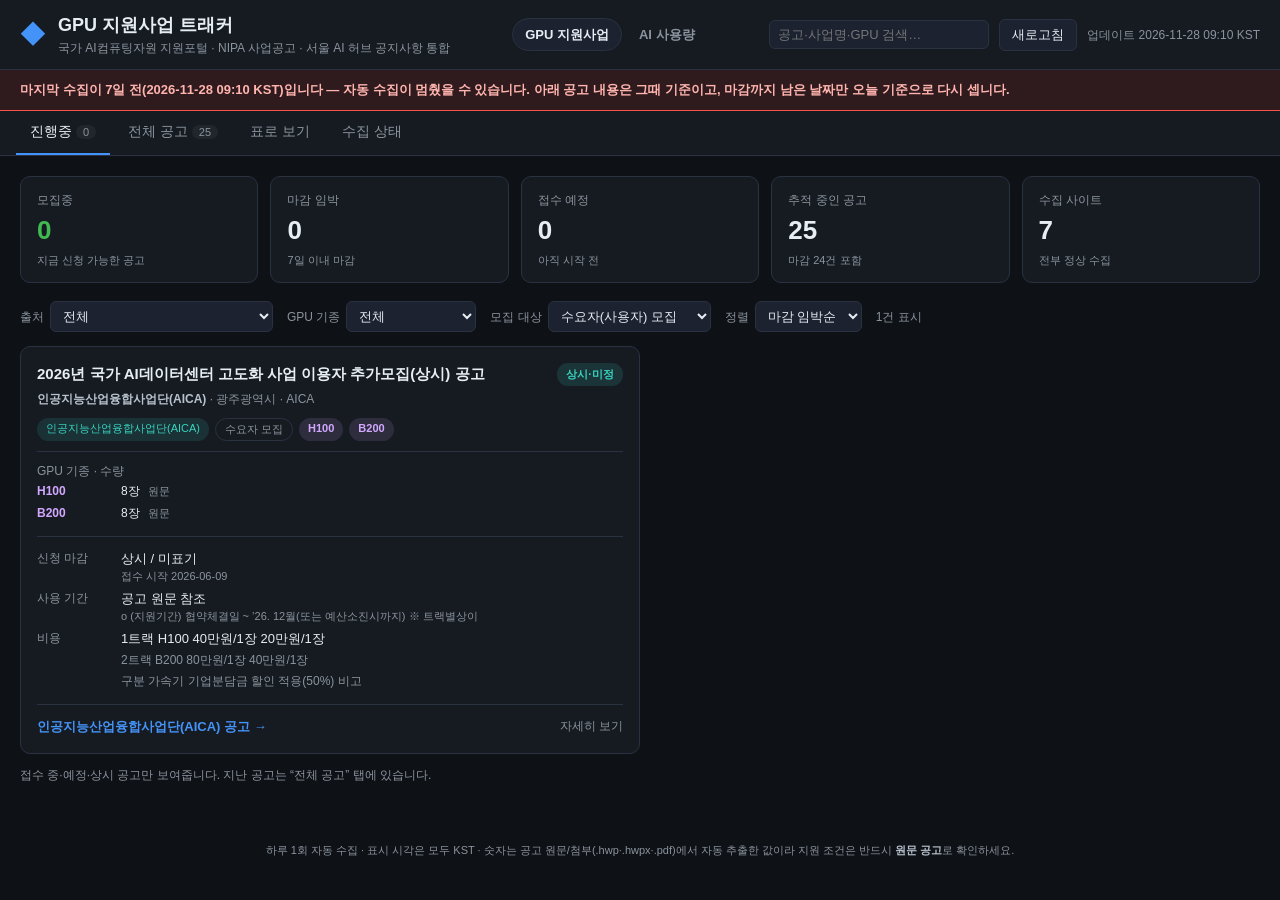
<file: docs/index.html>
<!DOCTYPE html>
<html lang="ko">
<head>
  <meta charset="utf-8" />
  <meta name="viewport" content="width=device-width, initial-scale=1" />
  <title>GPU 지원사업 트래커</title>
  <meta name="description" content="국내 GPU 지원사업 공고를 매일 한 번 수집해 한 화면에 모아 보는 대시보드" />
  <link rel="icon" href="data:image/svg+xml,<svg xmlns='http://www.w3.org/2000/svg' viewBox='0 0 16 16'><text y='13' font-size='13'>◆</text></svg>" />
  <link rel="stylesheet" href="./style.css?v=f3c07605cb" />
  <script src="./data.js?v=f3c07605cb" defer></script>
  <script src="./app.js?v=f3c07605cb" defer></script>
</head>
<body>
  <header class="topbar">
    <div class="brand">
      <span class="logo">◆</span>
      <div>
        <h1>GPU 지원사업 트래커</h1>
        <div class="sub">국가 AI컴퓨팅자원 지원포털 · NIPA 사업공고 · 서울 AI 허브 공지사항 통합</div>
      </div>
    </div>
    <nav class="sitenav" aria-label="사이트 전환">
      <a class="on" href="./" aria-current="page">GPU 지원사업</a>
      <a href="./ai/">AI 사용량</a>
    </nav>
    <div class="topctl">
      <input type="search" id="q" placeholder="공고·사업명·GPU 검색…" />
      <button id="refreshBtn" class="btn" title="data.json 다시 읽기">새로고침</button>
      <span class="updated" id="updated">—</span>
    </div>
  </header>

  <div id="banner" class="banner hidden"></div>

  <nav class="tabs">
    <button class="tab active" data-tab="open">진행중 <span id="openBadge" class="badge">0</span></button>
    <button class="tab" data-tab="all">전체 공고 <span id="allBadge" class="badge">0</span></button>
    <button class="tab" data-tab="table">표로 보기</button>
    <button class="tab" data-tab="sources">수집 상태</button>
  </nav>

  <main>
    <div class="totalsrow" id="totals"></div>

    <div class="filterbar" id="filterbar">
      <label>출처
        <select id="fSource"><option value="">전체</option></select>
      </label>
      <label>GPU 기종
        <select id="fGpu"><option value="">전체</option></select>
      </label>
      <label>모집 대상
        <select id="fAud">
          <option value="user">수요자(사용자) 모집</option>
          <option value="">전체</option>
          <option value="supplier">공급사·운영기관 모집</option>
        </select>
      </label>
      <label>정렬
        <select id="fSort">
          <option value="deadline">마감 임박순</option>
          <option value="posted">최근 공고순</option>
          <option value="source">출처순</option>
        </select>
      </label>
      <span class="hint" id="resultCount"></span>
    </div>

    <section id="tab-open" class="panel">
      <div id="openCards" class="cards"></div>
      <p class="hint" id="openHint"></p>
    </section>

    <section id="tab-all" class="panel hidden">
      <div id="allCards" class="cards"></div>
    </section>

    <section id="tab-table" class="panel hidden">
      <div id="tableWrap" class="tablewrap"></div>
    </section>

    <section id="tab-sources" class="panel hidden">
      <h2>수집 대상 사이트</h2>
      <div id="sourceCards" class="cards"></div>
      <h2>사이트 추가 <span class="hint">— 게시판 목록 주소만 넣으면 다음 수집부터 함께 훑습니다</span></h2>
      <div class="emailbox">
        <form id="addSourceForm" class="addform" autocomplete="off">
          <label><span class="cap">사이트 이름 <span class="req">*</span></span>
            <input type="text" id="asLabel" placeholder="예: 한국지능정보사회진흥원(NIA)" required />
          </label>
          <label><span class="cap">주관 기관</span>
            <input type="text" id="asOrg" placeholder="예: 과학기술정보통신부·NIA" />
          </label>
          <label class="wide"><span class="cap">게시판 목록 URL <span class="req">*</span></span>
            <input type="url" id="asUrl" placeholder="https://… 공고 목록이 여러 줄 보이는 페이지" required />
          </label>
          <label><span class="cap">다음 페이지 파라미터</span>
            <input type="text" id="asPageParam" placeholder="예: curPage / pageIndex (모르면 비워두세요)" />
          </label>
          <label><span class="cap">훑을 페이지 수</span>
            <input type="number" id="asPages" min="1" max="20" value="3" />
          </label>
          <label class="wide"><span class="cap">상세 URL 형식 <span class="hint">목록이 링크 대신 자바스크립트로 글을 열 때만</span></span>
            <input type="text" id="asDetail" placeholder="https://…/View.do?id={id}  — 글 번호 자리에 {id}" />
          </label>
          <div class="addactions">
            <button type="submit" class="btn primary">GitHub 이슈로 등록</button>
            <button type="button" id="asCopy" class="btn">설정 JSON 복사</button>
            <span class="hint" id="asMsg"></span>
          </div>
        </form>
        <p class="hint">
          등록하면 저장소에 이슈가 열리고, 자동 검사가 그 주소를 실제로 읽어봅니다.
          읽히면 <code>sources.json</code> 에 추가되고 바로 수집이 돌며, 못 읽으면 이슈에 이유를 답니다.
          <b>저장소 소유자가 연 이슈만</b> 반영됩니다.
        </p>
      </div>

      <h2>미확인 가속기 <span class="hint">— 목록에 없는 기종 이름이 공고에 보이면 알립니다</span></h2>
      <div class="emailbox" id="unknownBox"></div>

      <h2>수집 방식</h2>
      <div class="emailbox" id="howbox"></div>
    </section>
  </main>

  <footer class="foot">
    하루 1회 자동 수집 · 표시 시각은 모두 KST · 숫자는 공고 원문/첨부(.hwp·.hwpx·.pdf)에서 자동 추출한 값이라
    지원 조건은 반드시 <b>원문 공고</b>로 확인하세요.
  </footer>
  <div class="tip" id="tip"></div>
</body>
</html>
</file>
<file: docs/style.css>
/* GPU 지원사업 트래커 — palette and components follow the AIDAS monitoring dashboard */
:root {
  --bg: #0e1116;
  --panel: #161b22;
  --panel2: #1c2230;
  --border: #2a3140;
  --text: #e6edf3;
  --muted: #8b949e;
  --accent: #4493f8;
  --green: #3fb950;
  --yellow: #d29922;
  --red: #f85149;
  --purple: #d2a8ff;
  --teal: #39d3c0;
  --chip: #21262d;
}
* { box-sizing: border-box; }
html, body { margin: 0; padding: 0; }
body {
  background: var(--bg);
  color: var(--text);
  font-family: -apple-system, BlinkMacSystemFont, "Segoe UI", Roboto, "Noto Sans KR", sans-serif;
  font-size: 14px;
  line-height: 1.5;
}
a { color: var(--accent); text-decoration: none; }
a:hover { text-decoration: underline; }
h1 { font-size: 18px; margin: 0; }
h2 { font-size: 15px; margin: 22px 0 12px; font-weight: 600; }

/* topbar */
.topbar {
  display: flex; justify-content: space-between; align-items: center;
  padding: 12px 20px; background: var(--panel); border-bottom: 1px solid var(--border);
  flex-wrap: wrap; gap: 12px;
}
.brand { display: flex; align-items: center; gap: 12px; }
.logo { font-size: 26px; color: var(--accent); }
.sub { color: var(--muted); font-size: 12px; }
.topctl { display: flex; align-items: center; gap: 10px; flex-wrap: wrap; }
.updated { color: var(--muted); font-size: 12px; }
select, input[type=text], input[type=search] {
  background: var(--panel2); color: var(--text); border: 1px solid var(--border);
  border-radius: 6px; padding: 6px 8px; font-size: 13px; font-family: inherit;
}
#q { min-width: 220px; }
.btn {
  background: var(--panel2); color: var(--text); border: 1px solid var(--border);
  border-radius: 6px; padding: 6px 12px; cursor: pointer; font-size: 13px; font-family: inherit;
}
.btn:hover { border-color: var(--accent); }

/* banner */
.banner {
  padding: 10px 20px; background: rgba(210,153,34,.14);
  border-bottom: 1px solid var(--yellow); color: #f0cd7a; font-weight: 600; font-size: 13px;
  display: flex; flex-direction: column; gap: 4px;
}
.banner.warn { background: rgba(248,81,73,.14); border-bottom-color: var(--red); color: #ffb4ae; }
.banner.hidden { display: none; }

/* tabs */
.tabs { display: flex; gap: 4px; padding: 0 16px; background: var(--panel);
  border-bottom: 1px solid var(--border); flex-wrap: wrap; }
.tab { background: none; border: none; color: var(--muted); padding: 12px 14px;
  cursor: pointer; font-size: 14px; font-family: inherit; border-bottom: 2px solid transparent; }
.tab:hover { color: var(--text); }
.tab.active { color: var(--text); border-bottom-color: var(--accent); }
.badge { background: var(--chip); border-radius: 10px; padding: 1px 7px; font-size: 11px; color: var(--muted); }

/* layout */
main { padding: 20px; max-width: 1280px; margin: 0 auto; }
.panel.hidden { display: none; }
.hint { color: var(--muted); font-size: 12px; }

/* totals */
.totalsrow { display: grid; grid-template-columns: repeat(auto-fit, minmax(170px, 1fr)); gap: 12px; }
.totalcard { background: var(--panel); border: 1px solid var(--border); border-radius: 10px; padding: 14px 16px; }
.totalcard .label { color: var(--muted); font-size: 12px; }
.totalcard .value { font-size: 26px; font-weight: 700; margin-top: 2px; font-variant-numeric: tabular-nums; }
.totalcard .small { color: var(--muted); font-size: 11px; margin-top: 2px; }
.totalcard.hot { border-color: var(--yellow); }
.totalcard.hot .value { color: var(--yellow); }
.totalcard.live .value { color: var(--green); }

/* filters */
.filterbar { display: flex; gap: 14px; align-items: center; margin: 18px 0 14px; flex-wrap: wrap; }
.filterbar label { color: var(--muted); font-size: 12px; display: flex; gap: 6px; align-items: center; }

/* cards */
.cards { display: grid; grid-template-columns: repeat(auto-fill, minmax(400px, 1fr)); gap: 14px; align-items: start; }
/* one or two results read better as a featured panel than as a stray tile */
.cards.few { grid-template-columns: repeat(auto-fill, minmax(0, 620px)); }
.card { background: var(--panel); border: 1px solid var(--border); border-radius: 10px; padding: 16px; }
.card.open { border-color: rgba(63,185,80,.45); }
.card.soon { border-color: var(--yellow); }
.card.closed { opacity: .72; }
.card .head { display: flex; justify-content: space-between; align-items: flex-start; gap: 10px; }
.card .title { font-weight: 600; font-size: 15px; line-height: 1.4; }
.card .title a { color: var(--text); }
.card .title a:hover { color: var(--accent); }
.card .meta { color: var(--muted); font-size: 12px; margin-top: 6px; }
.card .meta b { color: #b9c2cc; font-weight: 600; }

/* pills */
.pill { font-size: 11px; font-weight: 700; padding: 3px 9px; border-radius: 11px; white-space: nowrap;
  background: var(--chip); color: var(--muted); letter-spacing: .02em; }
.pill.open { color: var(--green); background: rgba(63,185,80,.13); border: 1px solid rgba(63,185,80,.4); }
.pill.soon { color: #0e1116; background: var(--yellow); }
.pill.upcoming { color: var(--accent); background: rgba(68,147,248,.13); border: 1px solid rgba(68,147,248,.4); }
.pill.closed { color: var(--muted); border: 1px solid var(--border); }
.pill.unknown { color: var(--teal); background: rgba(57,211,192,.13); }

.chips { display: flex; gap: 6px; flex-wrap: wrap; margin: 10px 0 0; }
.chip { background: var(--chip); border-radius: 12px; padding: 2px 9px; font-size: 11px; color: var(--muted); }
.chip.gpu { color: var(--purple); background: rgba(210,168,255,.12); font-weight: 600; }
.chip.src { color: var(--teal); background: rgba(57,211,192,.12); }
.chip.aud { color: var(--muted); border: 1px solid var(--border); background: none; }
.chip.stale { color: var(--yellow); background: rgba(210,153,34,.13); border: 1px solid rgba(210,153,34,.4); }

/* key/value rows inside a card */
.kv { display: grid; grid-template-columns: 74px 1fr; gap: 4px 10px; margin-top: 12px;
  border-top: 1px solid var(--border); padding-top: 12px; font-size: 13px; }
.kv .k { color: var(--muted); font-size: 12px; }
.kv .v { font-variant-numeric: tabular-nums; min-width: 0; overflow-wrap: anywhere; }
/* 실패 사유는 한 문장으로 줄여 보여주고, 원문 예외는 도구설명에 둔다 */
.kv .v.reason { color: var(--muted); font-size: 12px; font-variant-numeric: normal; }
.kv .v.reason .more-detail { color: var(--accent); cursor: help; white-space: nowrap; }
.kv .v .note { color: var(--muted); font-size: 11px; font-variant-numeric: normal; }

/* 비용은 지원 대상별로 조건이 다르다 — 라벨을 붙여 한 줄씩 쌓는다 */
.costline { display: flex; gap: 6px; align-items: baseline; margin-top: 3px; }
.costline:first-child { margin-top: 0; }
.costline .aud {
  flex: none; font-size: 10px; font-weight: 700; letter-spacing: .02em;
  border-radius: 9px; padding: 1px 7px; background: var(--chip); color: var(--muted);
}
.costline .aud.academic { color: var(--green); background: rgba(63,185,80,.14); }
.costline:not(.primary) { color: var(--muted); font-size: 12px; }
.costline .txt { min-width: 0; }

/* gpu spec list */
.specs { margin-top: 10px; border-top: 1px solid var(--border); padding-top: 10px; }
.spec { display: flex; gap: 8px; align-items: baseline; font-size: 12px; padding: 2px 0; }
.spec .m { color: var(--purple); font-weight: 700; min-width: 76px; }
.spec .qty { color: var(--text); font-variant-numeric: tabular-nums; }
.spec .src { color: var(--muted); font-size: 11px; }

.deadline-bar { height: 5px; border-radius: 4px; background: var(--panel2); overflow: hidden; margin-top: 5px; }
.deadline-bar > span { display: block; height: 100%; background: var(--green); border-radius: 4px; }
.deadline-bar > span.warn { background: var(--yellow); }
.deadline-bar > span.crit { background: var(--red); }

.card .actions { display: flex; gap: 8px; align-items: center; flex-wrap: wrap;
  margin-top: 14px; border-top: 1px solid var(--border); padding-top: 12px; }
.golink { font-weight: 600; font-size: 13px; }
.more { background: none; border: none; color: var(--muted); font-size: 12px; cursor: pointer;
  font-family: inherit; padding: 0; margin-left: auto; }
.more:hover { color: var(--text); }
.detail { margin-top: 10px; border-top: 1px dashed var(--border); padding-top: 10px;
  font-size: 12px; color: var(--muted); }
.detail.hidden { display: none; }
.detail ul { margin: 4px 0 10px; padding-left: 18px; }
.detail li { margin: 3px 0; word-break: break-word; }
.detail .h { color: #b9c2cc; font-weight: 600; font-size: 11px; letter-spacing: .03em; }

/* tables */
.tablewrap { overflow-x: auto; border: 1px solid var(--border); border-radius: 10px; }
table { width: 100%; border-collapse: collapse; font-size: 13px; }
th, td { text-align: left; padding: 9px 12px; border-bottom: 1px solid var(--border); vertical-align: top; }
th { color: var(--muted); font-weight: 600; background: var(--panel); position: sticky; top: 0; white-space: nowrap; }
tbody tr:hover { background: var(--panel2); }
td.nowrap { white-space: nowrap; }
td.num { text-align: right; font-variant-numeric: tabular-nums; }

.emailbox { background: var(--panel); border: 1px solid var(--border); border-radius: 10px;
  padding: 14px 16px; font-size: 13px; }
/* 수집 상태 카드의 게시판 주소가 길어도 카드를 밀지 않게 한다 */
#sourceCards .card a.hint { overflow-wrap: anywhere; }
.emailbox .k { color: var(--muted); display: inline-block; min-width: 110px; }

/* 사이트 추가 폼 */
.addform { display: grid; grid-template-columns: repeat(auto-fit, minmax(240px, 1fr)); gap: 12px 16px; }
.addform label { display: flex; flex-direction: column; gap: 5px; color: var(--muted); font-size: 12px; }
.addform .cap { display: block; }
.addform label.wide { grid-column: 1 / -1; }
.addform input { width: 100%; }
.addform .req { color: var(--red); }
.addform .hint { font-size: 11px; }
.addactions { grid-column: 1 / -1; display: flex; gap: 10px; align-items: center; flex-wrap: wrap; }
.btn.primary { background: var(--accent); border-color: var(--accent); color: #fff; font-weight: 600; }
.btn.primary:hover { filter: brightness(1.1); }
#asMsg { flex: 1; min-width: 200px; }
.emailbox p { margin: 6px 0; }
.dot { display: inline-block; width: 8px; height: 8px; border-radius: 50%; margin-right: 6px; }
.dot.ok { background: var(--green); box-shadow: 0 0 6px var(--green); }
.dot.fail { background: var(--red); }

.empty { color: var(--muted); padding: 30px; text-align: center; grid-column: 1 / -1;
  border: 1px dashed var(--border); border-radius: 10px; }
.foot { text-align: center; color: var(--muted); font-size: 11px; padding: 26px 20px 34px; }
.foot b { color: #b9c2cc; }

.tip { position: fixed; display: none; z-index: 1000; pointer-events: none;
  background: #0b0f14; color: var(--text); border: 1px solid var(--border);
  padding: 6px 10px; border-radius: 6px; font-size: 12px; max-width: 420px;
  box-shadow: 0 4px 14px rgba(0,0,0,.5); white-space: pre-line; }

@media (max-width: 640px) {
  .cards { grid-template-columns: 1fr; }
  .kv { grid-template-columns: 66px 1fr; }
  main { padding: 14px; }
}

/* 사이트 전환 — GPU 지원사업 / AI 사용량 두 페이지를 잇는다.
   두 페이지가 각자 style.css 를 쓰므로 같은 규칙을 양쪽에 둔다. */
.sitenav { display: flex; gap: 4px; align-items: center; }
.sitenav a {
  color: var(--muted); font-size: 13px; font-weight: 600; text-decoration: none;
  padding: 6px 12px; border-radius: 999px; border: 1px solid transparent;
  white-space: nowrap;
}
.sitenav a:hover { color: var(--text); background: var(--panel2); text-decoration: none; }
.sitenav a.on {
  color: var(--text); background: var(--panel2); border-color: var(--border);
}
@media (max-width: 560px) { .sitenav { order: 3; width: 100%; } }
</file>
